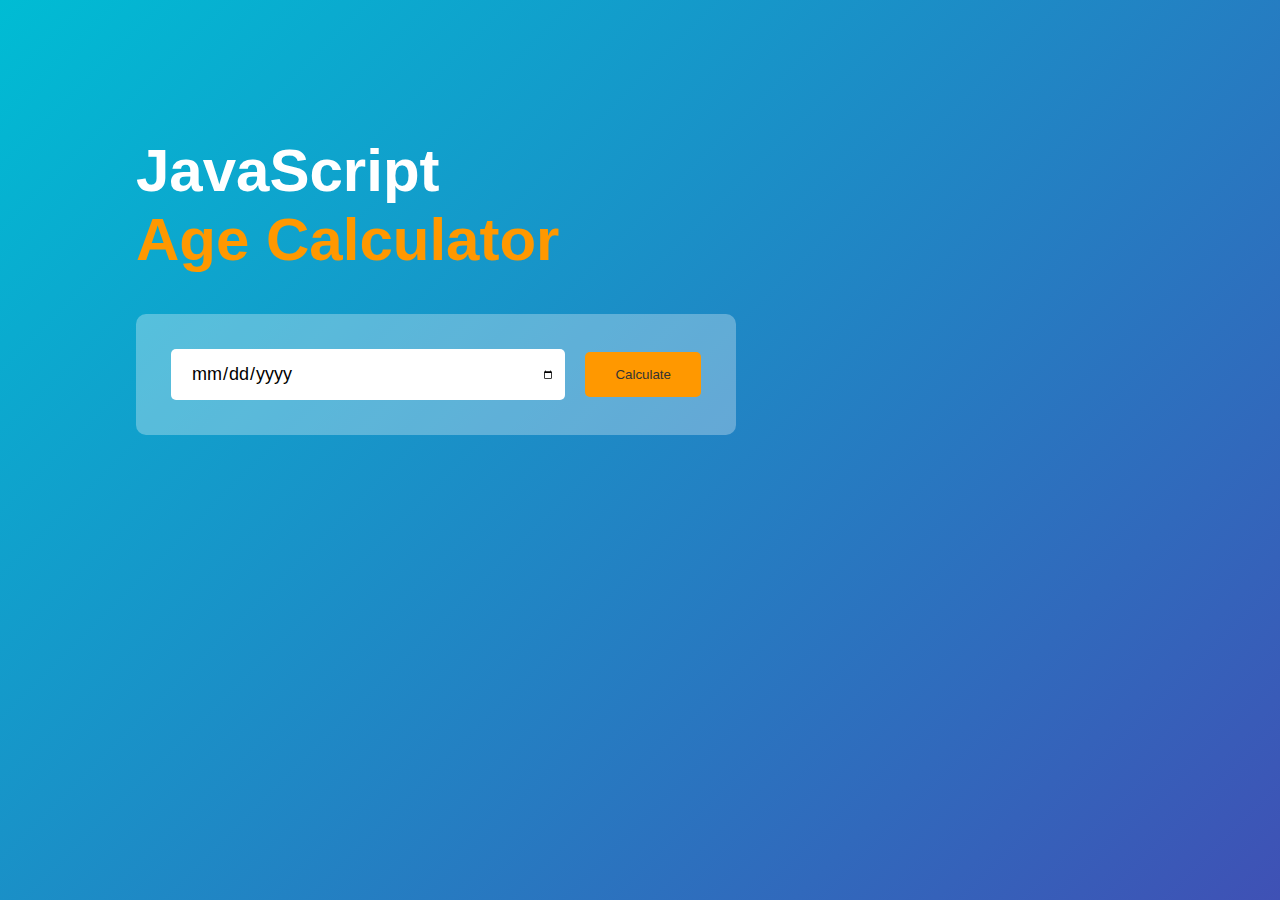
<file: CodeAlpha_Age_Calculator/index.html>
<!DOCTYPE html>
<html lang="en">
<head>
    <meta charset="UTF-8">
    <meta name="viewport" content="width=device-width, initial-scale=1.0">
    <title>Age Calculator</title>
    <link rel="shortcut icon" href="./assets/calendar.png" type="image/svg">
    <link rel="stylesheet" href="style.css">
</head>
<body>
    <div class="container">
        <div class="calculator">
            <h1>JavaScript<br><span>Age Calculator</span></h1>
            <div class="input-box">
                <input type="date" name="" id="date">
                <button onclick="calculateAge()">Calculate</button>
            </div>
            <p id="result"></p>
        </div>
    </div>


    <script src="script.js"></script>
</body>
</html>
</file>
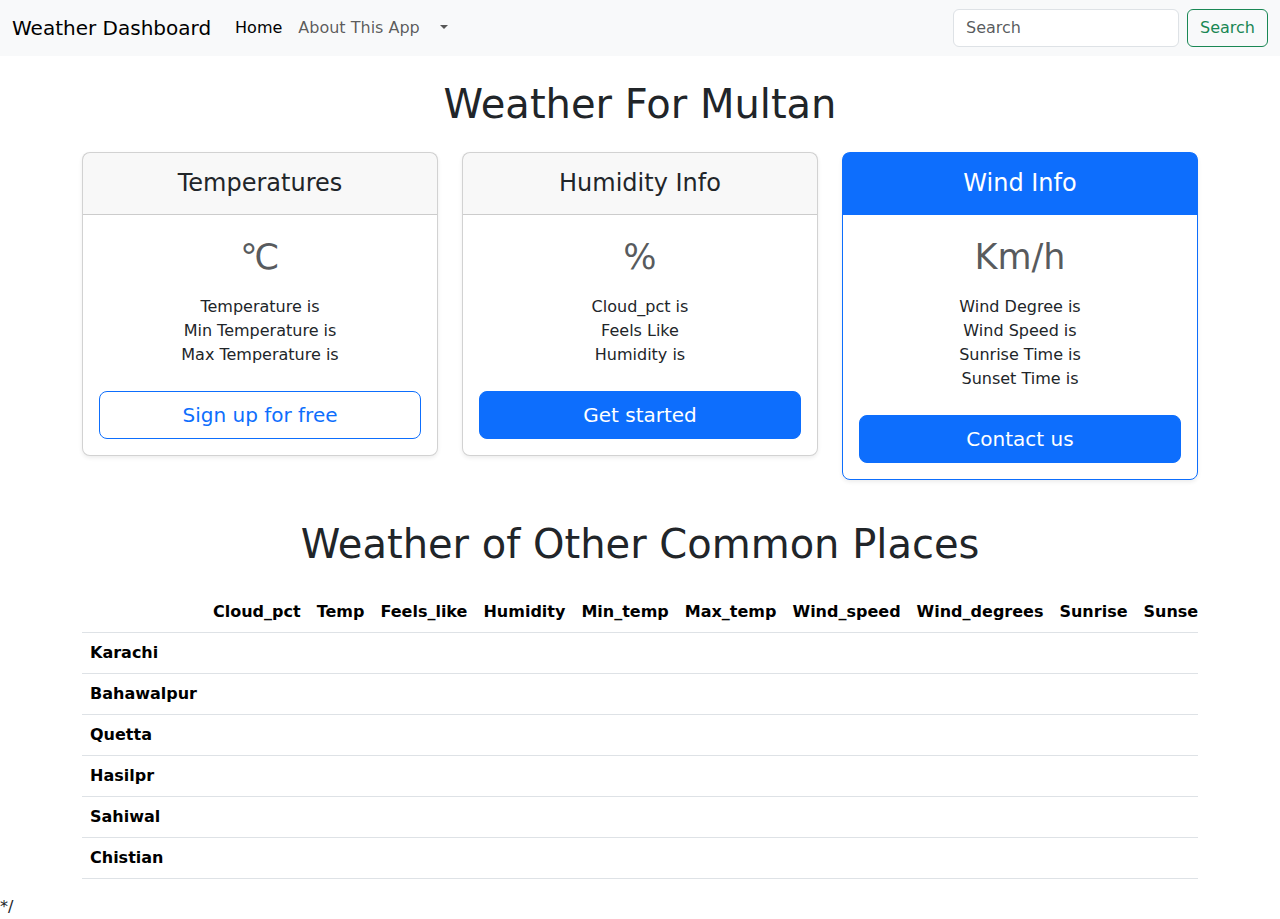
<file: 2.CodeAlpha_Weather_Dashboard/Weather_1/index.html>
<!doctype html>
<html lang="en">

<head>
  <meta charset="utf-8">
  <meta name="viewport" content="width=device-width, initial-scale=1">
  <title>Weather Dashboard</title>
  <!-- <link rel="icon" href="data:;base64,iVBORw0KGgo="> -->
  <link href="https://cdn.jsdelivr.net/npm/bootstrap@5.3.3/dist/css/bootstrap.min.css" rel="stylesheet"
    integrity="sha384-QWTKZyjpPEjISv5WaRU9OFeRpok6YctnYmDr5pNlyT2bRjXh0JMhjY6hW+ALEwIH" crossorigin="anonymous">
</head>

<body>

  <!-- Navbar start -->
  <nav class="navbar navbar-expand-lg bg-body-tertiary">
    <div class="container-fluid">
      <a class="navbar-brand" href="#">Weather Dashboard</a>
      <button class="navbar-toggler" type="button" data-bs-toggle="collapse" data-bs-target="#navbarSupportedContent"
        aria-controls="navbarSupportedContent" aria-expanded="false" aria-label="Toggle navigation">
        <span class="navbar-toggler-icon"></span>
      </button>
      <div class="collapse navbar-collapse" id="navbarSupportedContent">
        <ul class="navbar-nav me-auto mb-2 mb-lg-0">
          <li class="nav-item">
            <a class="nav-link active" aria-current="page" href="#">Home</a>
          </li>
          <li class="nav-item">
            <a class="nav-link" href="#">About This App</a>
          </li>
          <li class="nav-item dropdown">
            <a class="nav-link dropdown-toggle" href="#" role="button" data-bs-toggle="dropdown" aria-expanded="false">
            </a>
            <ul class="dropdown-menu">
              <li><a class="dropdown-item" href="#">Multan</a></li>
              <li><a class="dropdown-item" href="#">Lahore</a></li>
              <li>
                <hr class="dropdown-divider">
              </li>
              <li><a class="dropdown-item" href="#">Islamabad</a></li>
            </ul>
          </li>
          <!-- <li class="nav-item">
              <a class="nav-link disabled" aria-disabled="true">Disabled</a>
            </li> -->
        </ul>
        <form class="d-flex" role="search">
          <input id="city" class="form-control me-2" type="search" placeholder="Search" aria-label="Search">
          <button class="btn btn-outline-success" type="submit" id="submit">Search</button>
        </form>
      </div>
    </div>
  </nav>

  <!-- Navbar End -->

  <!-- Weather Dashboard Main Area Start -->
  <div class="container">
    <h1 class="my-4 text-center">Weather For <span id="cityName"></span></h1>
    <main>
      <div class="row row-cols-1 row-cols-md-3 mb-3 text-center">
        <div class="col">
          <div class="card mb-4 rounded-3 shadow-sm">
            <div class="card-header py-3">
              <h4 class="my-0 fw-normal">Temperatures</h4>
            </div>
            <div class="card-body">
              <h1 class="card-title pricing-card-title"><span id="temp2"></span><small
                  class="text-body-secondary fw-light"><span> &#8451;</span></small></h1>
              <ul class="list-unstyled mt-3 mb-4">
                <li>Temperature is <span id="temp"></span></li>
                <li>Min Temperature is <span id="min_temp"></span></li>
                <li>Max Temperature is <span id="max_temp"></span></li>
                <!-- <li>Wind Degrees is <span id="wind_degrees"></span></li>
                <li>Wind Speed is <span id="wind_speed"></span></li> -->

              </ul>
              <button type="button" class="w-100 btn btn-lg btn-outline-primary">Sign up for free</button>
            </div>
          </div>
        </div>
        <div class="col">
          <div class="card mb-4 rounded-3 shadow-sm">
            <div class="card-header py-3">
              <h4 class="my-0 fw-normal">Humidity Info</h4>
            </div>
            <div class="card-body">
              <h1 class="card-title pricing-card-title"><span id="humidity2"></span><small
                  class="text-body-secondary fw-light"> %</small></h1>
              <ul class="list-unstyled mt-3 mb-4">
                <li>Cloud_pct is <span id="cloud_pct"></span></li>
                <li>Feels Like <span id="feels_like"></span></li>
                <li>Humidity is <span id="humidity"></span></li>

              </ul>
              <button type="button" class="w-100 btn btn-lg btn-primary">Get started</button>
            </div>
          </div>
        </div>
        <div class="col">
          <div class="card mb-4 rounded-3 shadow-sm border-primary">
            <div class="card-header py-3 text-bg-primary border-primary">
              <h4 class="my-0 fw-normal">Wind Info</h4>
            </div>
            <div class="card-body">
              <h1 class="card-title pricing-card-title"><span id="wind_speed2"></span><small
                  class="text-body-secondary fw-light"> Km/h</small></h1>
              <ul class="list-unstyled mt-3 mb-4">
                <li>Wind Degree is <span id="wind_degrees"></span></li>
                <li>Wind Speed is <span id="wind_speed"></span></li>
                <li>Sunrise Time is <span id="sunrise"></span></li>
                <li>Sunset Time is <span id="sunset"></span></li>
              </ul>
              <button type="button" class="w-100 btn btn-lg btn-primary">Contact us</button>
            </div>
          </div>
        </div>
      </div>

      <h2 class="display-6 text-center mb-4">Weather of Other Common Places</h2>

      <div class="table-responsive">
        <table class="table text-center">
          <thead>
            <tr>
              <th style="width: 34%;"></th>
              <th style="width: 22%;">Cloud_pct</th>
              <th style="width: 22%;">Temp</th>
              <th style="width: 22%;">Feels_like</th>
              <th style="width: 22%;">Humidity</th>
              <th style="width: 22%;">Min_temp</th>
              <th style="width: 22%;">Max_temp</th>
              <th style="width: 22%;">Wind_speed</th>
              <th style="width: 22%;">Wind_degrees</th>
              <th style="width: 22%;">Sunrise</th>
              <th style="width: 22%;">Sunset</th>
            </tr>
          </thead>
          <tbody>
            <tr>
              <th scope="row" class="text-start">Karachi</th>
              <td><span id="cloud_pct"></span></td>
              <td><span id="temp"></span></td>
              <td><span id="feels_like"></span></td>
              <td><span id="humidity"></span></td>
              <td><span id="min_temp"></span></td>

              <td><span id="max_temp"></span></td>

              <td><span id="wind_speed"></span></td>

              <td><span id="wind_degrees"></span></td>

              <td><span id="sunrise"></span></td>

              <td><span id="sunset"></span></td>

              <!-- <td><svg class="bi" width="24" height="24">
                  <use xlink:href="#check"></use>
                </svg></td>
              <td><svg class="bi" width="24" height="24">
                  <use xlink:href="#check"></use>
                </svg></td>
              <td><svg class="bi" width="24" height="24">
                  <use xlink:href="#check"></use>
                </svg></td> -->
            </tr>
            <tr>
              <th scope="row" class="text-start">Bahawalpur</th>
              <td><span id="cloud_pct"></span></td>
              <td><span id="temp"></span></td>
              <td><span id="feels_like"></span></td>
              <td><span id="humidity"></span></td>
              <td><span id="min_temp"></span></td>

              <td><span id="max_temp"></span></td>

              <td><span id="wind_speed"></span></td>

              <td><span id="wind_degrees"></span></td>

              <td><span id="sunrise"></span></td>

              <td><span id="sunset"></span></td>
            </tr>
          </tbody>

          <tbody>
            <tr>
              <th scope="row" class="text-start">Quetta</th>
              <td><span id="cloud_pct"></span></td>
              <td><span id="temp"></span></td>
              <td><span id="feels_like"></span></td>
              <td><span id="humidity"></span></td>
              <td><span id="min_temp"></span></td>

              <td><span id="max_temp"></span></td>

              <td><span id="wind_speed"></span></td>

              <td><span id="wind_degrees"></span></td>

              <td><span id="sunrise"></span></td>

              <td><span id="sunset"></span></td>
            </tr>
            <tr>
              <th scope="row" class="text-start">Hasilpr</th>
              <td><span id="cloud_pct"></span></td>
              <td><span id="temp"></span></td>
              <td><span id="feels_like"></span></td>
              <td><span id="humidity"></span></td>
              <td><span id="min_temp"></span></td>

              <td><span id="max_temp"></span></td>

              <td><span id="wind_speed"></span></td>

              <td><span id="wind_degrees"></span></td>

              <td><span id="sunrise"></span></td>

              <td><span id="sunset"></span></td>
            </tr>
            <tr>
              <th scope="row" class="text-start">Sahiwal</th>
              <td><span id="cloud_pct"></span></td>
              <td><span id="temp"></span></td>
              <td><span id="feels_like"></span></td>
              <td><span id="humidity"></span></td>
              <td><span id="min_temp"></span></td>

              <td><span id="max_temp"></span></td>

              <td><span id="wind_speed"></span></td>

              <td><span id="wind_degrees"></span></td>

              <td><span id="sunrise"></span></td>

              <td><span id="sunset"></span></td>
            </tr>
            <tr>
              <th scope="row" class="text-start">Chistian</th>
              <td><span id="cloud_pct"></span></td>
              <td><span id="temp"></span></td>
              <td><span id="feels_like"></span></td>
              <td><span id="humidity"></span></td>
              <td><span id="min_temp"></span></td>

              <td><span id="max_temp"></span></td>

              <td><span id="wind_speed"></span></td>

              <td><span id="wind_degrees"></span></td>

              <td><span id="sunrise"></span></td>

              <td><span id="sunset"></span></td>
            </tr>
          </tbody>
        </table>
      </div>
    </main>
  </div>
  <!-- Weather Dashboard Main Area End -->


  <script src="https://cdn.jsdelivr.net/npm/bootstrap@5.3.3/dist/js/bootstrap.bundle.min.js"
    integrity="sha384-YvpcrYf0tY3lHB60NNkmXc5s9fDVZLESaAA55NDzOxhy9GkcIdslK1eN7N6jIeHz"
    crossorigin="anonymous"></script>
  <script src="script.js"></script>
  <!-- <script src="bundle.js"></script> -->
</body>

</html>


*/
</file>
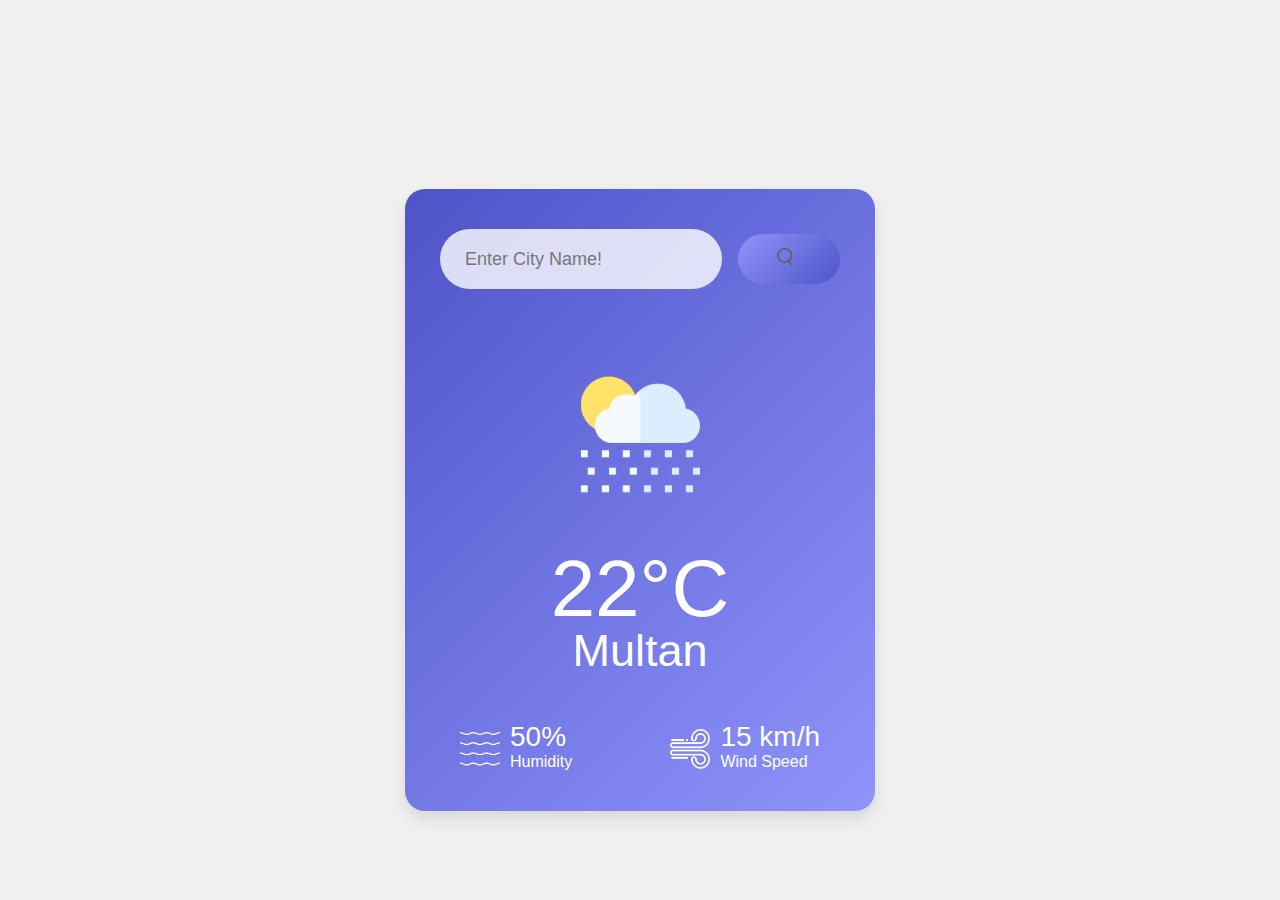
<file: 2.CodeAlpha_Weather_Dashboard/Weather_2/index.html>
<!DOCTYPE html>
<html lang="en">

<head>
    <meta charset="UTF-8">
    <meta name="viewport" content="width=device-width, initial-scale=1.0">
    <title>Weather Dashboard</title>
    <link rel="stylesheet" href="style.css">
    <link rel="shortcut icon" href="images/weather-app.png" type="image/x-icon">
</head>

<body>

    <div class="card">
        <div class="search">
            <input type="text" placeholder="Enter City Name!" spellcheck="false">
            <button><img src="images/search.png" alt=""></button>

        </div>
        <div class="error">
            <p>Invalid City Name</p>
        </div>
        <div class="weather">
            <img src="images/rain.png" class="weather-icon" alt="">
            <h1 class="temp">22°C</h1>
            <h2 class="city">Multan</h2>
            <div class="details">
                <div class="col">
                    <img src="images/humidity.png" alt="">
                    <div>
                        <p class="humidity">50%</p>
                        <p>Humidity</p>
                    </div>
                </div>
                <div class="col">
                    <img src="images/wind.png" alt="">
                    <div>
                        <p class="wind">15 km/h</p>
                        <p>Wind Speed</p>
                    </div>
                </div>
            </div>
        </div>
    </div>

    <script src="script.js"></script>
</body>

</html>
</file>
<file: CodeAlpha_Age_Calculator/style.css>
* {
    margin: 0;
    padding: 0;
    box-sizing: border-box;
    font-family: sans-serif, 'Poppins';
}

.container {
    width: 100%;
    min-height: 100vh;
    background: linear-gradient(135deg, #00bcd4, #3f51b5);
    color: #fff;
    padding: 10px;
}

.calculator {
    width: 100%;
    max-width: 600px;
    margin-left: 10%;
    margin-top: 10%;
}

.calculator h1 {
    font-size: 60px;
}

.calculator h1 span {
    color: #ff9800; /* Different highlight color */
}

.input-box {
    margin: 40px 0;
    padding: 35px;
    border-radius: 10px;
    background: rgba(255, 255, 255, 0.3);
    display: flex;
    align-items: center;
}

.input-box input {
    flex: 1;
    margin-right: 20px;
    padding: 14px 20px;
    border: 0;
    outline: 0;
    font-size: 18px;
    border-radius: 5px;
    position: relative;
}

.input-box button {
    background: #ff9800; /* Different button color */
    border: 0;
    outline: 0;
    padding: 15px 30px;
    border-radius: 5px;
    font-weight: 500;
    color: #333;
    cursor: pointer;
}

.input-box input::-webkit-calendar-picker-indicator {
    top: 0;
    left: 0;
    right: 0;
    bottom: 0;
    width: auto;
    height: auto;
    position: absolute;
    background-position: calc(100% - 10px);
    background-size: 10px;
    cursor: pointer;
}

#result {
    font-size: 20px;
}

#result span {
    color: #ff9800; /* Different highlight color */
}
</file>
<file: 2.CodeAlpha_Weather_Dashboard/Weather_2/style.css>
* {
    margin: 0;
    padding: 0;
    box-sizing: border-box;
    font-family: 'Poppins', sans-serif;
}

body {
    background-color: #f0f0f0;
    min-height: 100vh;
    display: flex;
    justify-content: center;
    align-items: center;
}

.card {
    width: 90%;
    max-width: 470px;
    background: linear-gradient(135deg, #4e54c8, #8f94fb);
    color: #fff;
    margin: 100px auto 0;
    border-radius: 20px;
    padding: 40px 35px;
    text-align: center;
    box-shadow: 0px 8px 15px rgba(0, 0, 0, 0.1);
    transition: transform 0.3s ease-in-out;
}

.card:hover {
    transform: translateY(-5px);
}

.search {
    width: 100%;
    display: flex;
    align-items: center;
    justify-content: space-between;
    margin-bottom: 30px;
}

.search input {
    border: 0;
    outline: 0;
    background: rgba(255, 255, 255, 0.8);
    color: #333;
    padding: 15px 25px;
    height: 60px;
    border-radius: 30px;
    flex: 1;
    margin-right: 16px;
    font-size: 18px;
    transition: background-color 0.3s ease-in-out;
}

.search input::placeholder {
    color: #777;
}

.search input:focus {
    background-color: rgba(255, 255, 255, 1);
}

.search button {
    border: 0;
    outline: 0;
    background: linear-gradient(135deg, #8f94fb, #4e54c8);
    border-radius: 30px;
    width: 120px;
    height: 50px;
    cursor: pointer;
    font-size: 16px;
    font-weight: 500;
    transition: background-color 0.3s ease-in-out;
}

.search button:hover {
    background: linear-gradient(135deg, #4e54c8, #8f94fb);
}

.search button img {
    width: 16px;
    margin-right: 8px;
}

.weather-icon {
    width: 170px;
    margin-top: 30px;
    animation: float 3s ease-in-out infinite alternate;
}

@keyframes float {
    0% {
        transform: translateY(0);
    }

    100% {
        transform: translateY(-10px);
    }
}

.weather h1 {
    font-size: 80px;
    font-weight: 500;
    margin-top: 20px;
    transition: color 0.3s ease-in-out;
}

.weather h2 {
    font-size: 45px;
    font-weight: 400;
    margin-top: -10px;
    transition: color 0.3s ease-in-out;
}

.details {
    display: flex;
    align-items: center;
    justify-content: space-between;
    padding: 0 20px;
    margin-top: 50px;
}

.col {
    display: flex;
    align-items: center;
    text-align: left;
}

.col img {
    width: 40px;
    margin-right: 10px;
}

.humidity,
.wind {
    font-size: 28px;
    margin-top: -6px;
}

.error {
    text-align: left;
    margin-left: 10px;
    font-size: 14px;
    margin-top: 10px;
    color: #ffffff;
    display: none;
}
</file>
